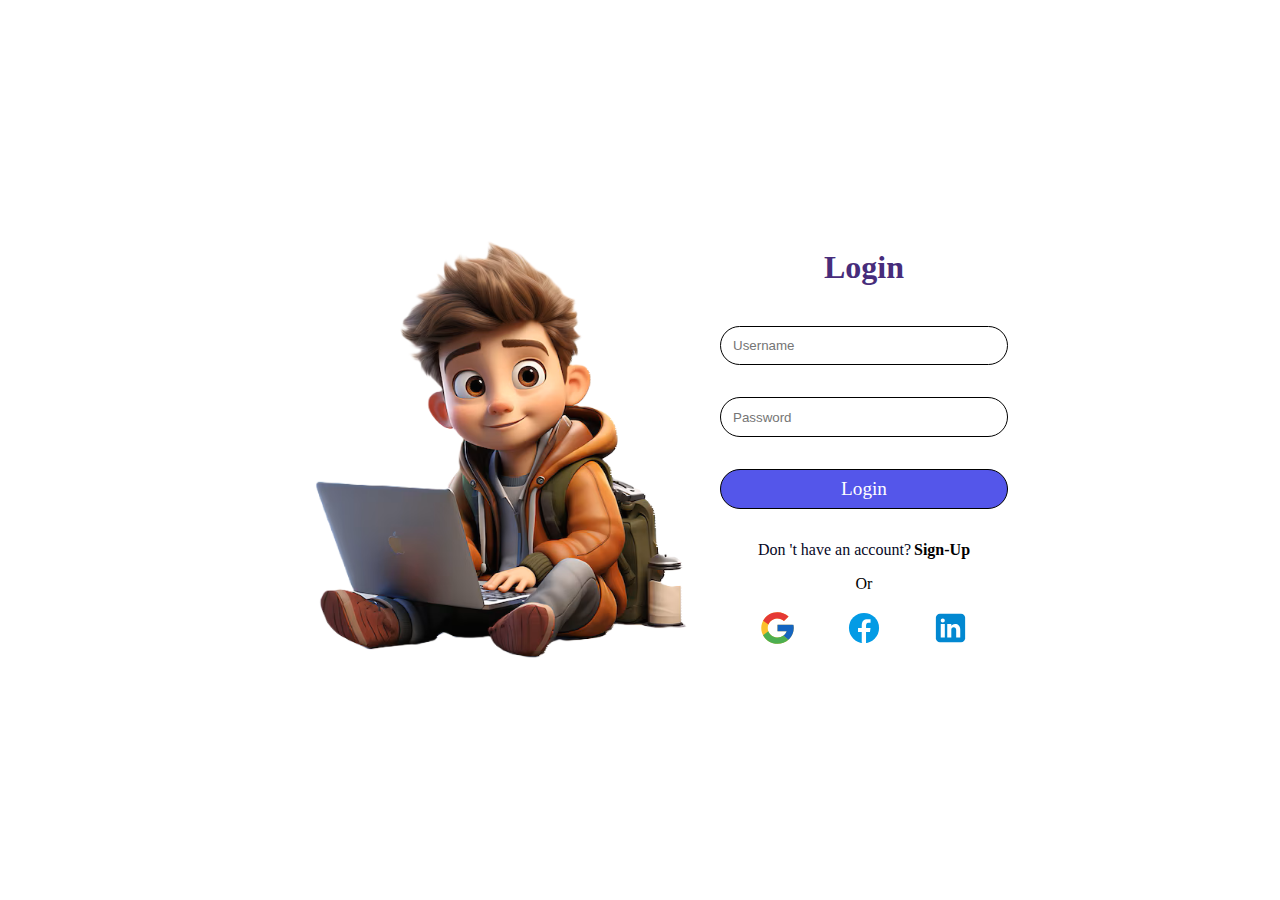
<file: Login.html>
<!DOCTYPE html>
<html lang="en">

<head>
    <meta charset="UTF-8">
    <meta name="viewport" content="width=device-width, initial-scale=1.0">
    <title>Document</title>
    <link rel="stylesheet" href="Accsecc.css">
</head>

<body>

    <div class="container">
        <div class="leftcard">
            <div class="program">
                <img src="Image/Loginnew.png" alt="#" class="codepro">
            </div>
        </div>

        <div class="rightcard">
            <div class="heding">
                <h1 class="hedname"> Login</h1>

            </div>


            <form class="loginForm">
                <input placeholder="Username" class="input1">
                <input type="password" placeholder="Password" class="input2">


                <a href="index.html" class="button">
                    Login
                </a>

            </form>
            <div class="description">
                <div class="footer">
                    Don 't have an account?
                </div>
                <a href="Registration.html" class="link">
                    Sign-Up
                </a>
                
            </div>
            <div class="foot">Or</div>

            <div class="companyy">
                <a href="https://www.google.com/" target="_blank">
                    <img src="Image/NewGoogl.svg" alt="#" class="comimage">
                </a>
                <a href="https://www.facebook.com/" target="_blank">
                    <img src="Image/Facebook.svg" alt="#" class="comimage">
                </a>
                <a href="https://www.linkedin.com" target="_blank">
                    <img src="Image/Linkdinneww.svg" alt="#" class="comimage">
                </a>
            </div>


        </div>
    </div>
</body>

</html>
</file>
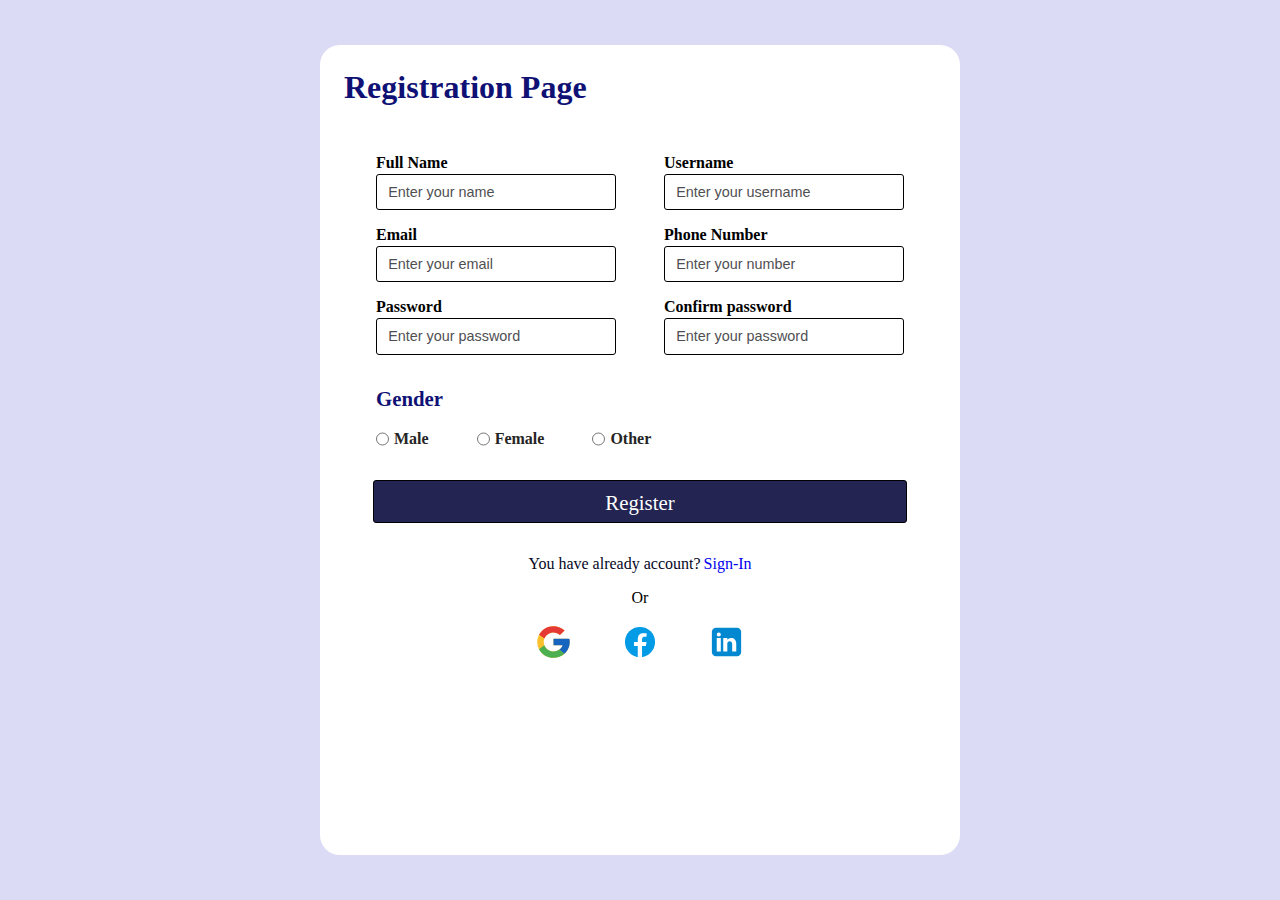
<file: Registration.html>
<!DOCTYPE html>
<html lang="en">

<head>
    <meta charset="UTF-8">
    <meta name="viewport" content="width=device-width, initial-scale=1.0">
    <title>Document</title>
    <link rel="stylesheet" href="Accsecc.css">
</head>

<body>
    <div class="main-container">
        <div class="card-container">
            <div class="Hedingg">
                <h1>Registration Page</h1>
            </div>
         
            <form class="Regi-form">
                <div class="leftcon">
                    <div class="row1">
                        <label>Full Name</label>
                        <input type="text" placeholder="Enter your name" class="inpuu">
                    </div>

                    <div class="row1">
                        <label> Email</label>
                        <input type="text" placeholder="Enter your email" class="inpuu">
                    </div>

                    <div class="row1">
                        <label>Password</label>
                        <input type="password" placeholder="Enter your password" class="inpuu">
                    </div>
                </div>

                <div class="rightconn">
                    <div class="row2">
                        <label>Username</label>
                        <input type="text" placeholder="Enter your username" class="inpuu">
                    </div>

                    <div class="row2">
                        <label> Phone Number</label>
                        <input type="text" placeholder="Enter your number" class="inpuu">
                    </div>

                    <div class="row2">
                        <label> Confirm password</label>
                        <input type="password" placeholder="Enter your password" class="inpuu">
                    </div>

                </div>
            </form>
            <div class="gender">
                <p class="gend">Gender</p>
                <div class="genyy">
                    <div class="gender1">
                        <input type="radio" name="gender" value="male" class="gendii">Male
                    </div>
                    <div class="gender1">
                        <input type="radio" name="gender" value="female" class="gendii">Female
                    </div>
                    <div class="gender1">
                        <input type="radio" name="gender" value="other" class="gendii">Other
                    </div>
                
            </div>


        </div>

        <div class="regii-button">
            <a href="Login.html" class="regi-button">
                Register
            </a>
        </div>

       
        <div class="descrii">
            <div class="footer">
                You have already account?
            </div>
            <a href="Login.html" class="Ink">
                Sign-In
            </a>
           </div>

           <div class="foot">Or</div>

           <div class="companyy">
            <a href="https://www.google.com/" target="_blank">
                <img src="Image/NewGoogl.svg" alt="#" class="comimage">
            </a>
            <a href="https://www.facebook.com/" target="_blank">
                <img src="Image/Facebook.svg" alt="#" class="comimage">
            </a>
            <a href="https://www.linkedin.com" target="_blank">
                <img src="Image/Linkdinneww.svg" alt="#" class="comimage">
            </a>
        </div>


    </div>

    </div>


</body>

</html>
</file>
<file: Accsecc.css>
* {
    padding: 0;
    margin: 0;
    box-sizing: border-box;
}

.container {
    height: 100vh;
    width: 100vw;
    background-color: white;
    display: flex;
    flex-direction: row;
    justify-content: center;
    align-items: center;

}

.leftcard {
    width: 35%;
    display: block;
}

.codepro {
    height: 30rem;
}

@media screen and (max-width : 900px) {
    .leftcard {
        display: none;
    }
}


.rightcard {

    height: 50%;
    width: 25%;

}

.program {
    height: 50%;
    width: 50%;
}

.heding {
    display: flex;
    justify-content: center;
}

.hedname {
    color: #472c7b;
    padding: 1.5rem;

}

.loginForm {
    padding-top: 1rem;
    display: flex;
    flex-direction: column;
    gap: 2rem;
    display: flex;
    justify-content: center;
    align-items: center;
}

.input1 {
    background-color: var(background-color);
    width: 90%;
    border: 1px solid black;
    border-radius: 25px;
    padding: 0.7rem 0.75rem;
}

.input2 {
    background-color: var(background-color);
    width: 90%;
    border: 1px solid black;
    border-radius: 25px;
    padding: 0.7rem 0.75rem;
}

.button {
    height: 2.5rem;
    width: 90%;
    border: 1px solid black;
    border-radius: 25px;
    background-color: #5456ea;
    font-size: 1.2rem;
    color: white;
    text-decoration: none;
    display: flex;
    align-items: center;
    justify-content: center;

}

.button:hover {
    background-color: #2b2ee0;
}

.description {
    display: flex;
    flex-direction: row;
    justify-content: center;
    gap: 3px;
    padding-top: 2rem;
    font-size: 1rem;
    color: rgb(67, 64, 64);

}

.link {
    text-decoration: none;
    color: black;
    font-weight: bold;
}

.companyy{
    padding-top: 1rem;
    display: flex;
    flex-direction: row;
    align-items: center;
    justify-content:center;
    gap: 3rem;

}
.comimage{
    height: 2.4rem;

}
.foot{
    padding-top: 1rem;
    display: flex;
    justify-content: center;
    align-items: center;
}

/*  This is Following Registration CSS */


.main-container {
    background-color:#dbdbf5;
    height: 100vh;
    width: 100vw;
    display: flex;
    justify-content: center;
    align-items: center;

}

.card-container {
    padding: 1.5rem;
    background-color:white;
    border-radius: 20px;
    height: 90%;
    width: 50%;
}

.Hedingg {
    font-size: 1rem;
    font-weight: bold;
    color: #0f1175;
}

.Regi-form {
    padding: 2rem;
    display: flex;
    flex-direction: row;
    gap: 3rem;
}


.inpuu {
    background-color: white;
    padding: 0.6rem 0.7rem;
    border: 1px solid black;
    border-radius: 3px;

}
.inpuu::placeholder{
    font-size: 0.9rem;
    color: #4f4f52;
}

.leftcon {
    width: 50%;



}

.row1 {
    display: flex;
    flex-direction: column;
    gap: 2px;
    padding-top: 1rem;
    font-size: 1rem;
    color: rgb(0, 0, 0);
    font-weight: bold;
}

.rightconn {
    width: 50%;


}

.row2 {
    display: flex;
    flex-direction: column;
    gap: 2px;
    padding-top: 1rem;
    font-size: 1rem;
    color: rgb(0, 0, 0);
    font-weight: bold;
}


.genyy {
    padding-top: 1.2rem;
    display: flex;
    flex-direction: row;
    gap: 3rem;
}

.gender {
    padding-left: 2rem;
}

.gender1 {
    font-size: 1rem;
    font-weight: bold;
    color: rgb(38, 37, 37);
    display: flex;
    gap: 5px;
}


.gend {
    font-size: 1.3rem;
    font-weight: bold;
    color: #0f1175;
}

.regii-button {
    margin-top: 2rem;
    background: #232451;
    border: 1px solid black;
    border-radius: 3px;
    height: 2.7rem;
    padding-top: 10px;
    margin-left: 1.8rem;
    margin-right: 1.8rem;

}
.regii-button:hover{
    background-color: #111440;
}

.regi-button {
    text-decoration: none;
    font-size: 1.3rem;
    color: white;
    display: flex;
    align-items: center;
    justify-content: center;
}


.descrii {
    padding-top: 2rem;
    display: flex;
    flex-direction: row;
    justify-content: center;
    align-items: center;

}

.footer {
    font-size: 1rem;
    color: #060725;
}

.Ink {
    padding-left: 3px;
    text-decoration: none;
}
</file>
